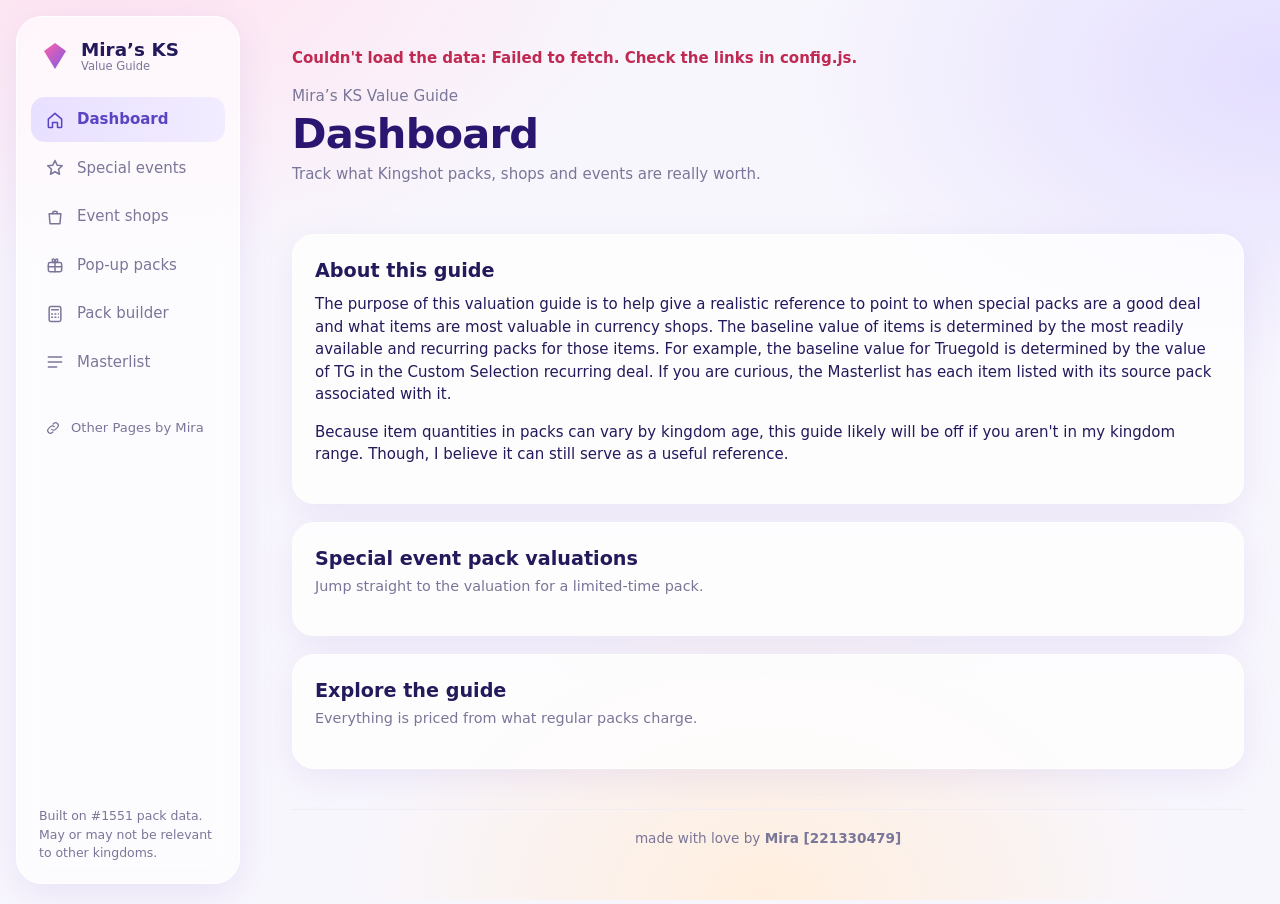
<file: index.html>
<!doctype html><html lang="en"><head><meta charset="utf-8"><meta name="viewport" content="width=device-width,initial-scale=1">
<title>Dashboard - Mira’s KS Value Guide</title><link rel="stylesheet" href="style.css"></head>
<body><main>
<div class="card"><div class="card-head" style="margin-bottom:8px"><div><h2>About this guide</h2></div></div><p style="margin:0">The purpose of this valuation guide is to help give a realistic reference to point to when special packs are a good deal and what items are most valuable in currency shops. The baseline value of items is determined by the most readily available and recurring packs for those items. For example, the baseline value for Truegold is determined by the value of TG in the Custom Selection recurring deal. If you are curious, the Masterlist has each item listed with its source pack associated with it.</p><p>Because item quantities in packs can vary by kingdom age, this guide likely will be off if you aren't in my kingdom range. Though, I believe it can still serve as a useful reference.</p></div>
<div class="card"><div class="card-head"><div><h2>Special event pack valuations</h2><p>Jump straight to the valuation for a limited-time pack.</p></div></div><div class="big-links" id="featured"></div></div>
<div class="card"><div class="card-head"><div><h2>Explore the guide</h2><p>Everything is priced from what regular packs charge.</p></div></div><div class="big-links" id="explore"></div></div>
</main>
<script src="config.js"></script>
<script src="app.js"></script>
<script>
header("index.html");
Promise.all([unitValues(), get("shops"), get("popups"), get("featured").catch(() => ({ featured: [] })), get("events").catch(() => ({ events: [] }))])
.then(([m, { shops }, { popups }, { featured }, { events: meta }]) => {
  const packs = scorePacks(m, popups).filter(p => !p.event);
  stats([
    ["Items valued", Object.keys(m).length, "list", ""],
    ["Event shops", shops.filter(s => !s.event).length, "bag", "pink"],
    ["Pop-up packs", packs.length, "gift", "peach"],
    ["Best pop-up ratio", packs.length ? Math.max(...packs.map(r => r.ratio)).toFixed(2) + "x" : "none yet", "bars", ""]
  ]);
  const feats = featured.map((f, i) => {
    let ev = (f.event || "").trim();
    if (!ev) { try { ev = new URL(f.url || "", location.href).searchParams.get("e") || ""; } catch (e) {} }
    const md = ev && meta.find(x => x.event.trim().toLowerCase() === ev.toLowerCase());
    return { ...f, i, st: md ? eventStatus(md) : null };
  }).sort((a, b) => stateRank[a.st ? a.st.state : "active"] - stateRank[b.st ? b.st.state : "active"] || a.i - b.i);
  document.getElementById("featured").innerHTML = feats.length
    ? feats.map(f => {
        const s = f.st ? f.st.state : "active";
        return bigLink(f.url || "popups.html", "gift", f.title, f.description, f.st ? f.st.label : f.badge, s === "past" ? "past" : "", s === "past" ? "grey" : s === "upcoming" ? "" : f.st ? "green" : "amber");
      }).join("")
    : `<p class="dim">No featured packs yet. Add a row to the featured tab of your sheet.</p>`;
  document.getElementById("explore").innerHTML = [
    ["event.html", "star", "Special events", "Holiday events with their currency shop and packs."],
    ["shops.html", "bag", "Event shops", "What each shop token is worth."],
    ["popups.html", "gift", "Pop-up packs", "Every special pack versus regular prices."],
    ["build.html", "calc", "Pack builder", "Check any pack by typing in its items and price."],
    ["masterlist.html", "list", "Masterlist", "The dollar value of every upgrade item."]
  ].map(l => bigLink(...l)).join("");
});
</script></body></html>
</file>
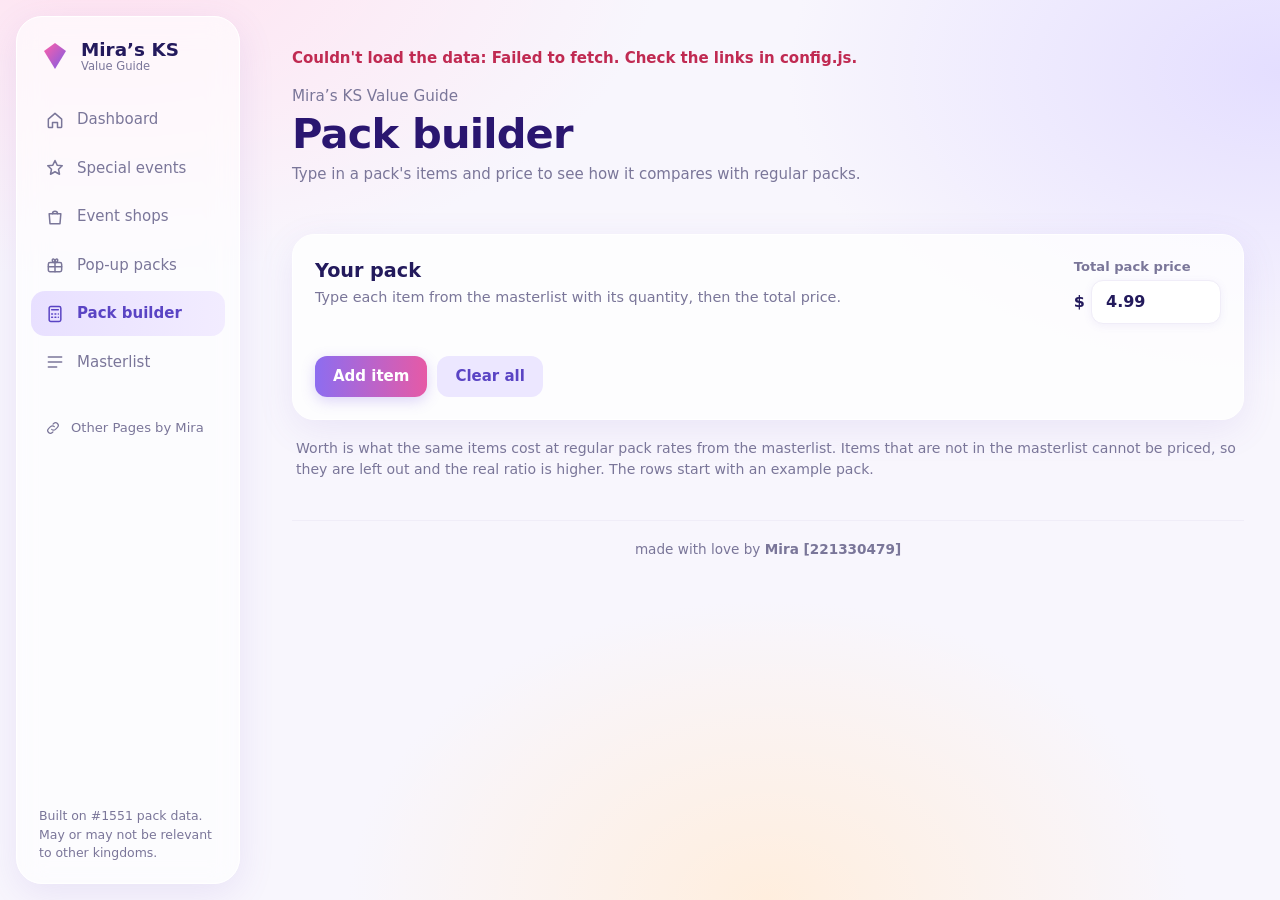
<file: build.html>
<!doctype html><html lang="en"><head><meta charset="utf-8"><meta name="viewport" content="width=device-width,initial-scale=1">
<title>Pack builder - Mira’s KS Value Guide</title><link rel="stylesheet" href="style.css"></head>
<body><main>
<div class="card" id="builder">
  <div class="card-head"><div><h2>Your pack</h2><p>Type each item from the masterlist with its quantity, then the total price.</p></div>
    <label class="price-field" for="price"><span>Total pack price</span><span class="money"><span aria-hidden="true">$</span><input id="price" type="number" min="0" step="0.01" inputmode="decimal" value="4.99"></span></label></div>
  <datalist id="items"></datalist>
  <div id="rows" class="brows"></div>
  <div class="b-actions"><button type="button" class="btn" id="add">Add item</button><button type="button" class="btn ghost" id="clear">Clear all</button></div>
</div>
<div id="result"></div>
<p class="note">Worth is what the same items cost at regular pack rates from the masterlist. Items that are not in the masterlist cannot be priced, so they are left out and the real ratio is higher. The rows start with an example pack.</p>
</main>
<script src="config.js"></script>
<script src="app.js"></script>
<script>
header("build.html");
unitValues().then(m => {
  const lower = new Map(Object.keys(m).map(k => [k.toLowerCase(), k]));
  document.getElementById("items").innerHTML = Object.keys(m).sort().map(k => `<option value="${esc(k)}"></option>`).join("");
  const rowsEl = document.getElementById("rows"), priceEl = document.getElementById("price");

  function addRow(item = "", qty = "") {
    const d = document.createElement("div");
    d.className = "brow";
    d.innerHTML = `<input class="b-item" list="items" placeholder="Item name" aria-label="Item" autocomplete="off" value="${esc(item)}">` +
      `<input class="b-qty" type="number" min="0" step="any" inputmode="decimal" placeholder="Qty" aria-label="Quantity" value="${esc(qty)}">` +
      `<span class="b-worth"></span><button type="button" class="b-del" aria-label="Remove this item">×</button>`;
    rowsEl.appendChild(d);
    return d;
  }

  function calc() {
    const lines = []; const unknown = [];
    rowsEl.querySelectorAll(".brow").forEach(r => {
      const name = r.querySelector(".b-item").value.trim();
      const qty = num(r.querySelector(".b-qty").value);
      const key = lower.get(name.toLowerCase());
      const w = r.querySelector(".b-worth");
      if (!name || !(qty >= 0)) { w.innerHTML = ""; return; }
      const u = key ? m[key].unit : null;
      if (!key) unknown.push(name);
      lines.push({ item: key || name, qty, unit: u, worth: u == null ? null : u * qty });
      w.innerHTML = u == null ? '<span class="pill amber">not in masterlist</span>' : `<span class="strong">${fmt(u * qty, 2)}</span>`;
    });
    const worth = lines.reduce((a, l) => a + (l.worth || 0), 0);
    const price = num(priceEl.value);
    const res = document.getElementById("result");
    if (!lines.length || !(price > 0)) {
      stats([["Pack price", price > 0 ? fmt(price, 2) : "-", "gift", ""], ["Worth at baseline", fmt(worth, 2), "gem", "pink"], ["Ratio", "-", "bars", "peach"], ["Verdict", "-", "star", ""]]);
      res.innerHTML = `<div class="card"><p class="dim">Enter a total price and at least one item with a quantity to see how the pack compares.</p></div>`;
      return;
    }
    const r = { lines, worth, price, ratio: worth / price, limit: "", missing: unknown };
    const [vt, vc] = verdict(r);
    stats([["Pack price", fmt(price, 2), "gift", ""], ["Worth at baseline", fmt(worth, 2), "gem", "pink"], ["Ratio", r.ratio.toFixed(2) + "x", "bars", "peach"], ["Verdict", vt, "star", ""]]);
    const pct = Math.round(Math.abs(r.ratio - 1) * 100);
    const line = r.ratio >= 1
      ? `You get about <strong>${pct}% more</strong> than regular packs would give you for this price.`
      : `You get about <strong>${pct}% less</strong> than regular packs would give you for this price.`;
    res.innerHTML = `<div class="card"><div class="card-head"><div><h2>How it compares <span class="pill ${vc}">${vt}</span></h2><p>${line} A fair price for these items is ${fmt(worth, 2)}.</p></div></div>${packDetail(r)}</div>`;
  }

  addRow("Gems", "10000"); addRow("Truegold", "60"); addRow();
  calc();
  document.getElementById("builder").addEventListener("input", calc);
  document.getElementById("add").addEventListener("click", () => { addRow().querySelector(".b-item").focus(); });
  document.getElementById("clear").addEventListener("click", () => { rowsEl.innerHTML = ""; addRow(); priceEl.value = ""; calc(); rowsEl.querySelector(".b-item").focus(); });
  rowsEl.addEventListener("click", e => {
    const b = e.target.closest(".b-del"); if (!b) return;
    b.parentElement.remove(); if (!rowsEl.children.length) addRow(); calc();
  });
});
</script></body></html>
</file>
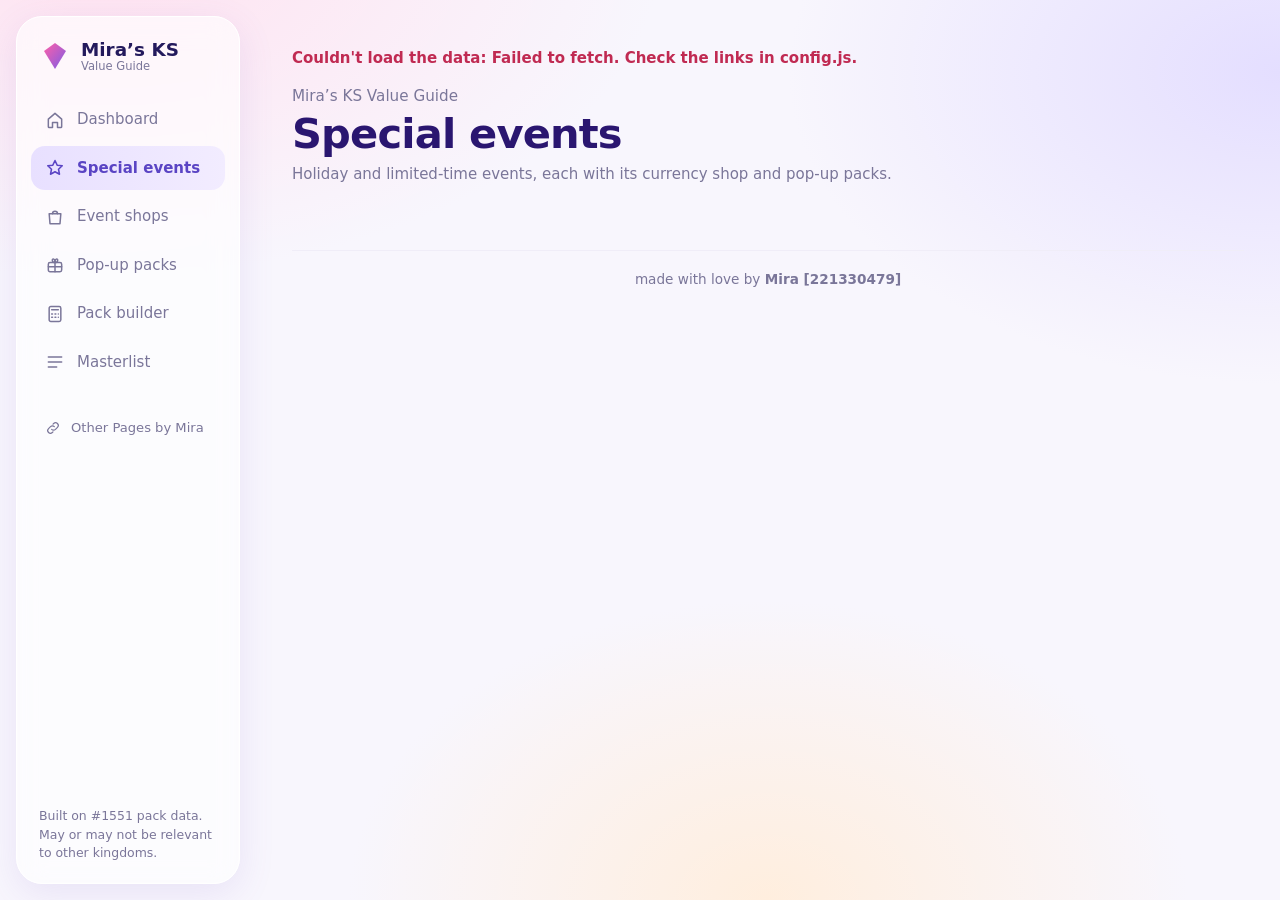
<file: event.html>
<!doctype html><html lang="en"><head><meta charset="utf-8"><meta name="viewport" content="width=device-width,initial-scale=1">
<title>Special events - Mira’s KS Value Guide</title><link rel="stylesheet" href="style.css"></head>
<body><main><div id="body"></div></main>
<script src="config.js"></script>
<script src="app.js"></script>
<script>
header("event.html");
Promise.all([unitValues(), get("shops"), get("popups"), get("events").catch(() => ({ events: [] }))]).then(([m, { shops }, { popups }, { events: meta }]) => {
  const packs = scorePacks(m, popups);
  const events = new Map();
  const slot = n => {
    const k = n.trim().toLowerCase();
    if (!events.has(k)) events.set(k, { name: n.trim(), shops: [], packs: [] });
    return events.get(k);
  };
  shops.filter(s => s.event).forEach(s => slot(s.event).shops.push(s));
  packs.filter(p => p.event).forEach(p => slot(p.event).packs.push(p));
  const want = new URLSearchParams(location.search).get("e");
  const body = document.getElementById("body");
  const plural = (n, w) => n + " " + w + (n === 1 ? "" : "s");

  if (!want) {
    const list = [...events.values()].map((e, i) => {
      const md = meta.find(x => x.event.trim().toLowerCase() === e.name.toLowerCase());
      return { ...e, i, st: eventStatus(md) };
    }).sort((a, b) => stateRank[a.st.state] - stateRank[b.st.state]
      || (a.st.state === "past" ? b.st.end - a.st.end : a.st.state === "active" && a.st.end && b.st.end ? a.st.end - b.st.end : a.i - b.i));
    const nowCount = list.filter(e => e.st.state !== "past").length;
    stats([
      ["Active or upcoming", nowCount, "star", ""],
      ["Past events", list.length - nowCount, "list", ""],
      ["Currency shops in events", list.reduce((a, e) => a + e.shops.length, 0), "bag", "pink"],
      ["Pop-up packs in events", list.reduce((a, e) => a + e.packs.length, 0), "gift", "peach"]
    ]);
    body.innerHTML = `<div class="card"><div class="card-head"><div><h2>Choose an event</h2><p>Holiday and limited-time events, each with its currency shop and pop-up packs on one page.</p></div></div>` +
      (list.length
        ? `<div class="big-links">${list.map(e => bigLink("event.html?e=" + encodeURIComponent(e.name), "star", e.name, plural(e.shops.length, "currency shop") + ", " + plural(e.packs.length, "pop-up pack"), e.st.state === "active" && !e.st.end ? "" : e.st.label, e.st.state === "past" ? "past" : "", e.st.state === "past" ? "grey" : e.st.state === "upcoming" ? "" : "green")).join("")}</div>`
        : `<p class="dim">No events yet. Type a holiday event name, such as Halloween, in the event column of its pop-up packs and currency shop rows in your sheet and it will show up here.</p>`) + `</div>`;
    return;
  }

  const ev = events.get(want.trim().toLowerCase());
  const md = ev && meta.find(x => x.event.trim().toLowerCase() === ev.name.toLowerCase());
  const st = eventStatus(md);
  if (!ev) {
    stats([]);
    body.innerHTML = `<div class="card"><p>That event was not found. <a href="event.html">See all special events</a>.</p></div>`;
    return;
  }
  document.title = ev.name + " - Mira’s KS Value Guide";
  document.querySelector("h1").textContent = ev.name;
  document.querySelector(".eyebrow").innerHTML = `<a href="event.html">Special events</a> / ${esc(ev.name)}`;
  document.querySelector(".sub").innerHTML = `Currency shop and pop-up packs for this event, valued at regular pack prices. <span class="pill ${st.state === "past" ? "grey" : st.state === "upcoming" ? "amber" : "green"}">${st.label}</span>`;
  const views = ev.shops.map(s => shopView(m, s));
  stats([
    ["Pop-up packs", ev.packs.length, "gift", ""],
    ["Best pack ratio", ev.packs.length ? Math.max(...ev.packs.map(p => p.ratio)).toFixed(2) + "x" : "none yet", "bars", "pink"],
    ["Currency shops", views.length, "bag", "peach"],
    ["Best currency value", views.length ? fmt(Math.max(...views.map(v => v.best)), 6) : "none yet", "gem", ""]
  ]);
  body.innerHTML = `<div id="packs"></div><h2 class="section-label">Currency shop</h2><div id="shops"></div>
    <p class="note">Pack worth is what the same contents cost at regular pack rates. Currency value is the best $ per token in each shop.</p>`;
  if (ev.packs.length)
    render(document.getElementById("packs"), packCols, ev.packs, false, ["Pop-up packs", "Click a pack to see what is inside."], ["ratio", -1], packDetail);
  else document.getElementById("packs").innerHTML = `<div class="card"><h2>Pop-up packs</h2><p class="dim">No pop-up packs for this event yet.</p></div>`;
  const shopsEl = document.getElementById("shops");
  if (!views.length) shopsEl.innerHTML = `<div class="card"><p class="dim">No currency shop for this event yet.</p></div>`;
  views.forEach(v => {
    const sec = document.createElement("details");
    sec.className = "card"; sec.open = true;
    sec.innerHTML = `<summary class="shop-summary"><h2>${esc(v.name)}</h2></summary><div class="shop-table"></div>`;
    shopsEl.appendChild(sec);
    render(sec.querySelector(".shop-table"), shopCols, v.rows, false);
  });
});
</script></body></html>
</file>
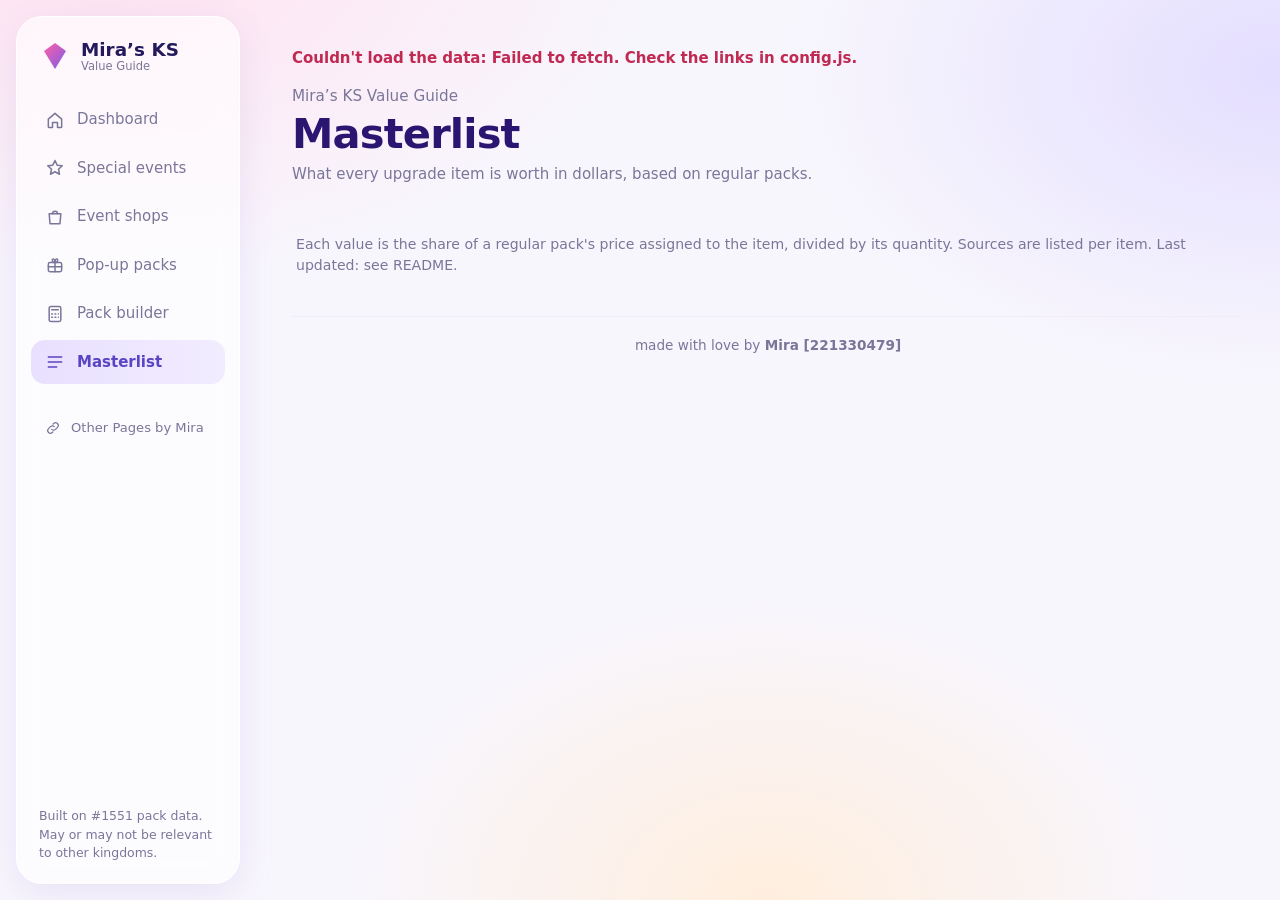
<file: masterlist.html>
<!doctype html><html lang="en"><head><meta charset="utf-8"><meta name="viewport" content="width=device-width,initial-scale=1">
<title>Masterlist - Mira’s KS Value Guide</title><link rel="stylesheet" href="style.css"></head>
<body><main><div id="t"></div>
<p class="note">Each value is the share of a regular pack's price assigned to the item, divided by its quantity. Sources are listed per item. Last updated: see README.</p></main>
<script src="config.js"></script>
<script src="app.js"></script>
<script>
header("masterlist.html");
unitValues().then(m => {
  const rows = Object.entries(m).map(([item, v]) => ({ item, unit: v.unit, source: v.source }));
  stats([
    ["Items valued", rows.length, "list", ""],
    ["Source packs", new Set(rows.map(r => r.source)).size, "gift", "pink"],
    ...(m.Gems ? [["Value of 1,000 gems", fmt(m.Gems.unit * 1000, 2), "gem", "peach"]] : [])
  ]);
  render(document.getElementById("t"), [
    { key: "item", label: "Item", text: r => r.item },
    { key: "source", label: "Source", text: r => `<span class="pill ${hue(r.source)}">${r.source}</span>` },
    { key: "unit", label: "Baseline", text: r => `<span class="strong">${fmt(r.unit)}</span>` }
  ], rows, true, ["Item values", "Based on what regular packs charge for each item"]);
});
</script></body></html>
</file>
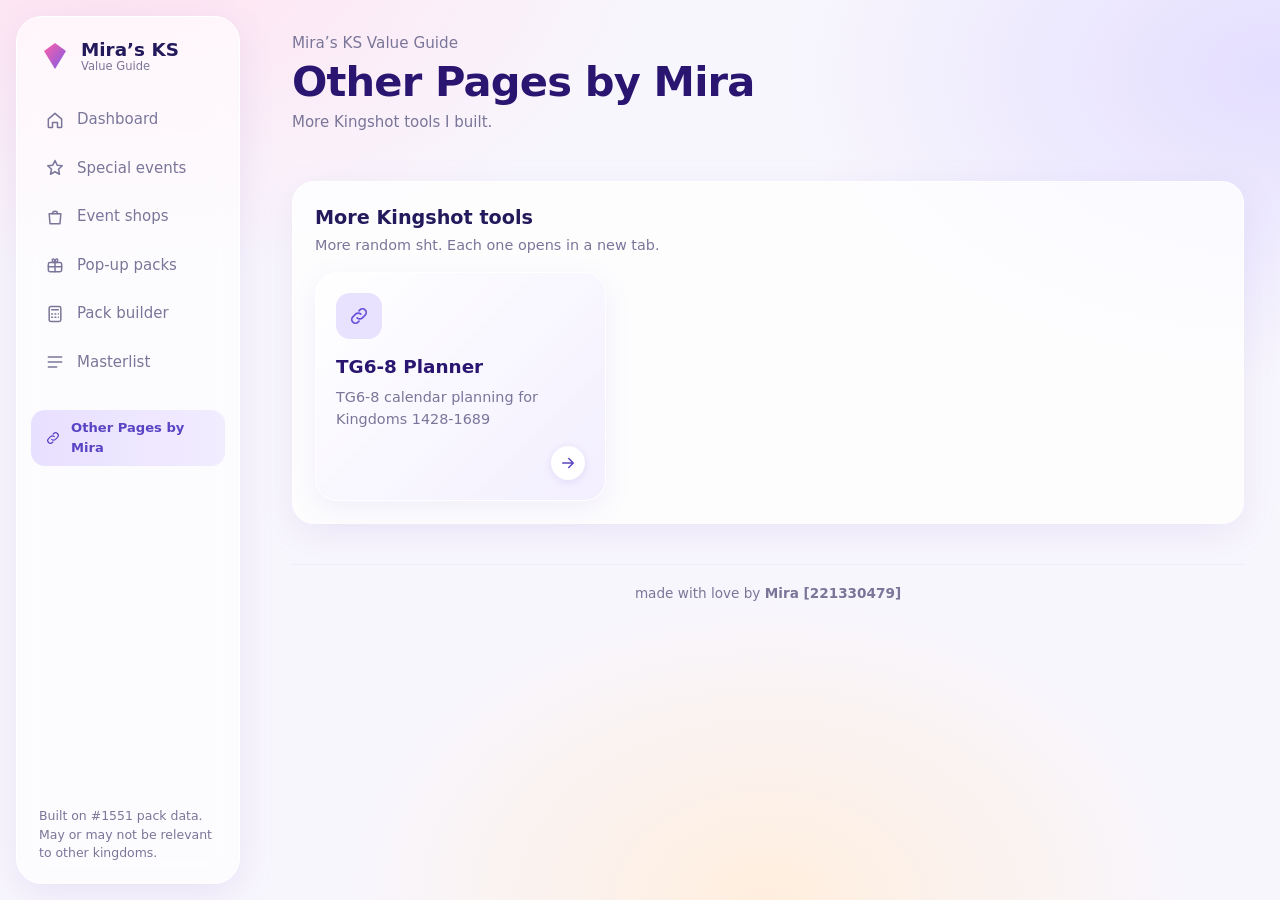
<file: others.html>
<!doctype html><html lang="en"><head><meta charset="utf-8"><meta name="viewport" content="width=device-width,initial-scale=1">
<title>Other Pages by Mira - Mira’s KS Value Guide</title><link rel="stylesheet" href="style.css"></head>
<body><main>
<div class="card"><div class="card-head"><div><h2>More Kingshot tools</h2><p>More random sht. Each one opens in a new tab.</p></div></div><div class="big-links" id="links"></div></div>
</main>
<script src="config.js"></script>
<script src="app.js"></script>
<script>
header("others.html");
// To add a page, add a line: [link, title, subtitle]
const pages = [
  ["https://mirakingshot.github.io/tgcalendar/", "TG6-8 Planner", "TG6-8 calendar planning for Kingdoms 1428-1689"]
];
document.getElementById("links").innerHTML = pages.map(([url, title, sub]) => bigLink(url, "link", title, sub)).join("");
</script></body></html>
</file>
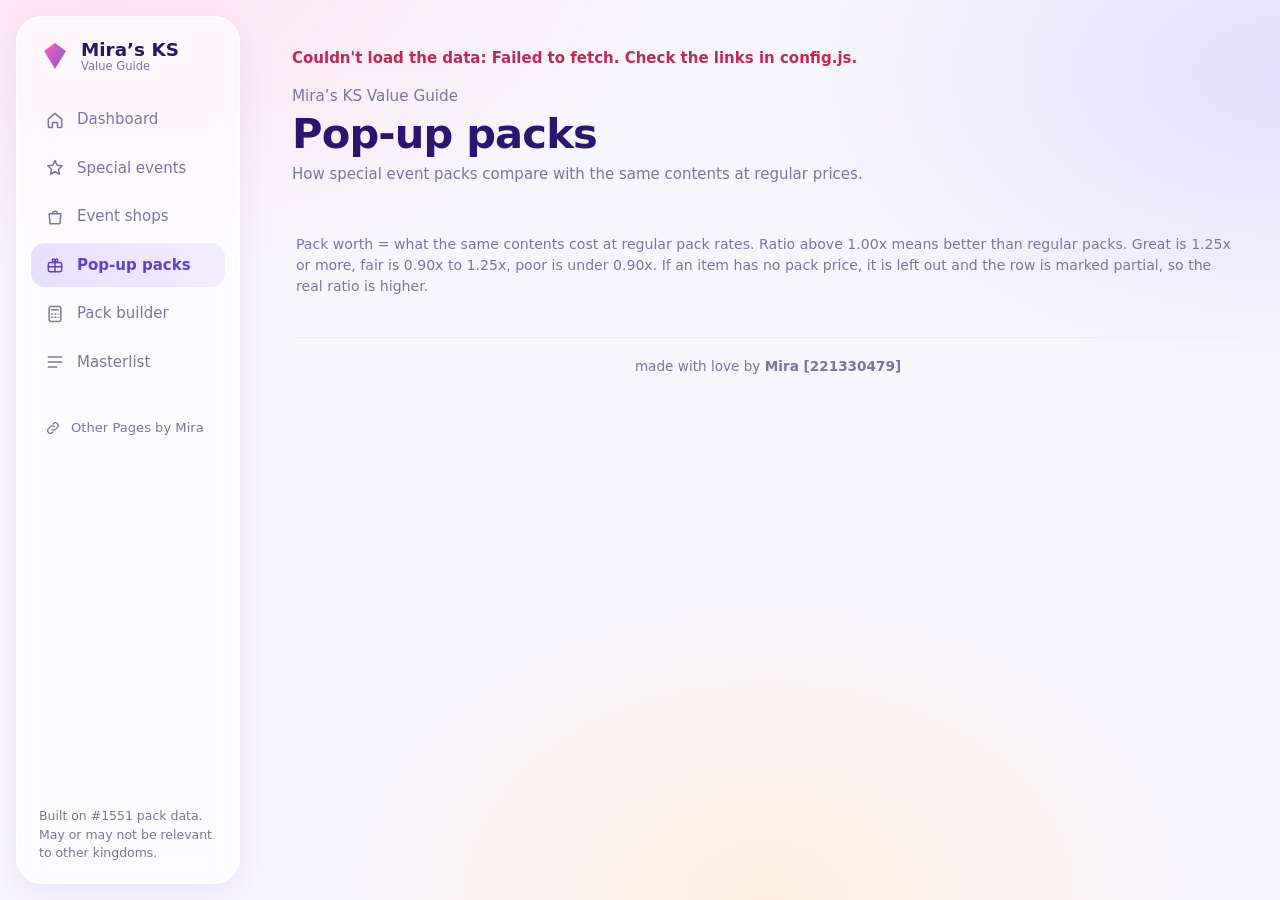
<file: popups.html>
<!doctype html><html lang="en"><head><meta charset="utf-8"><meta name="viewport" content="width=device-width,initial-scale=1">
<title>Pop-up packs - Mira’s KS Value Guide</title><link rel="stylesheet" href="style.css"></head>
<body><main><div id="t"></div>
<p class="note">Pack worth = what the same contents cost at regular pack rates. Ratio above 1.00x means better than regular packs. Great is 1.25x or more, fair is 0.90x to 1.25x, poor is under 0.90x. If an item has no pack price, it is left out and the row is marked partial, so the real ratio is higher.</p></main>
<script src="config.js"></script>
<script src="app.js"></script>
<script>
header("popups.html");
Promise.all([unitValues(), get("popups")]).then(([m, { popups: all }]) => {
  const popups = all.filter(p => !p.event);
  const rows = scorePacks(m, popups);
  stats([
    ["Packs tracked", rows.length, "gift", ""],
    ["Best ratio", rows.length ? Math.max(...rows.map(r => r.ratio)).toFixed(2) + "x" : "none yet", "bars", "pink"],
    ["Great deals", rows.filter(r => r.ratio >= 1.25).length, "gem", "peach"]
  ]);
  if (!rows.length) {
    document.getElementById("t").innerHTML = `<div class="card"><h2>Pop-up packs</h2><p class="dim">No general pop-up packs yet. Packs that belong to a holiday event are on their <a href="event.html">Special events</a> page.</p></div>`;
    return;
  }
  render(document.getElementById("t"), packCols, rows, false, ["Pop-up packs", "Compared with the same contents at regular pack prices. Click a pack to see what is inside."], undefined, packDetail);
});
</script></body></html>
</file>
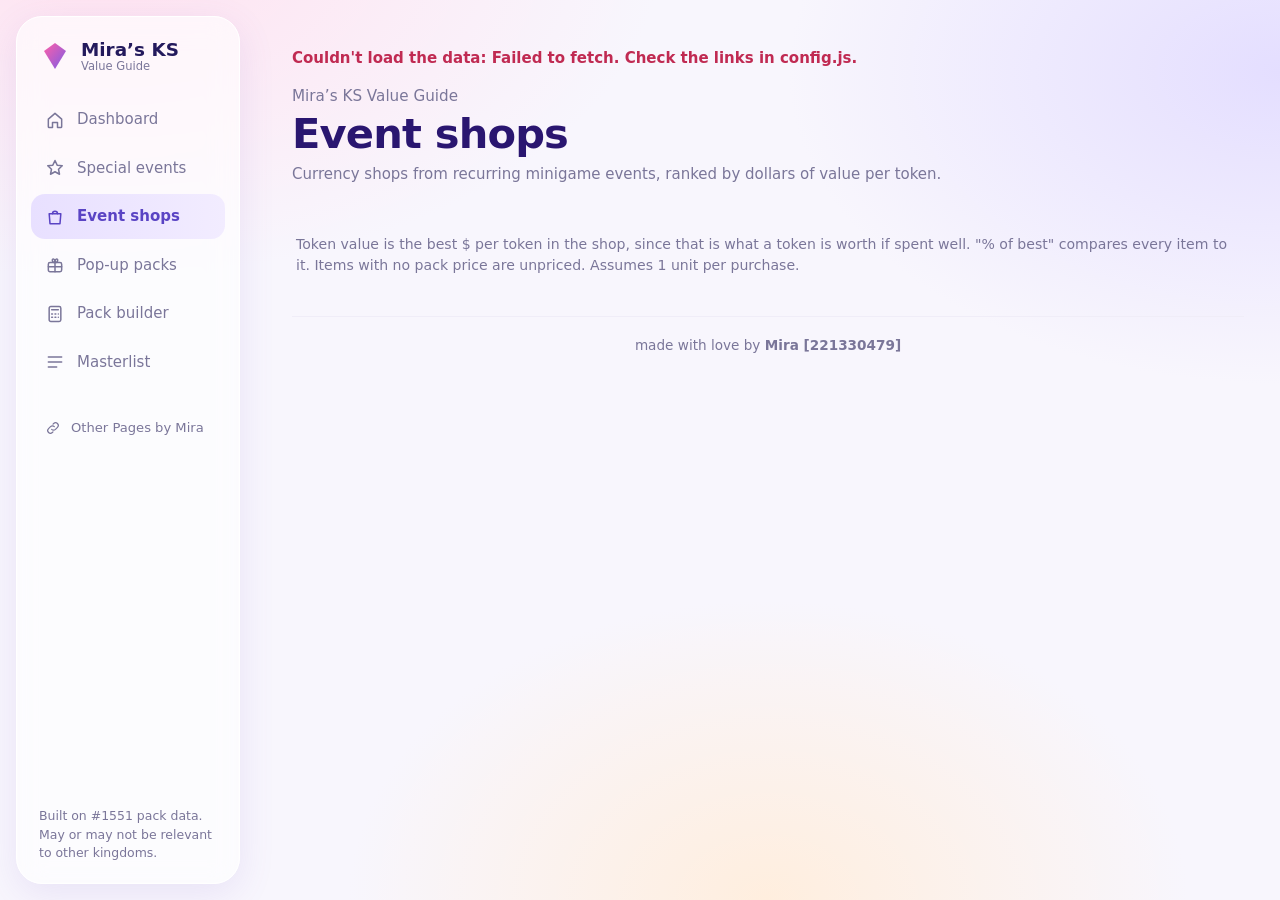
<file: shops.html>
<!doctype html><html lang="en"><head><meta charset="utf-8"><meta name="viewport" content="width=device-width,initial-scale=1">
<title>Event shops - Mira’s KS Value Guide</title><link rel="stylesheet" href="style.css"></head>
<body><main><div id="shops"></div>
<p class="note">Token value is the best $ per token in the shop, since that is what a token is worth if spent well. "% of best" compares every item to it. Items with no pack price are unpriced. Assumes 1 unit per purchase.</p></main>
<script src="config.js"></script>
<script src="app.js"></script>
<script>
header("shops.html");
Promise.all([unitValues(), get("shops")]).then(([m, { shops: all }]) => {
  const shops = all.filter(s => !s.event);
  const root = document.getElementById("shops");
  let bestAll = 0, unpriced = 0;
  const ids = [];
  shops.forEach((s, i) => {
    const slug = s.name.toLowerCase().replace(/[^a-z0-9]+/g, "-").replace(/^-|-$/g, "");
    const id = slug && !ids.includes(slug) ? slug : "shop-" + i;
    ids.push(id);
    const v = shopView(m, s);
    bestAll = Math.max(bestAll, v.best);
    unpriced += v.unpriced;

    const sec = document.createElement("details");
    sec.className = "card";
    sec.id = id;
    sec.innerHTML = `
      <summary class="shop-summary"><h2>${esc(s.name)}</h2></summary>
      <div class="shop-table"></div>
    `;
    root.appendChild(sec);

    render(sec.querySelector(".shop-table"), shopCols, v.rows, false);
  });
  const bar = document.createElement("div");
  bar.className = "pillbar"; bar.setAttribute("role", "navigation"); bar.setAttribute("aria-label", "Jump to a shop");
  bar.innerHTML = `<span class="chip-label">Jump to</span>` + shops.map((s, i) => `<a class="chip" href="#${ids[i]}">${esc(s.name)}</a>`).join("");
  document.getElementById("stats").before(bar);
  const go = id => {
    const d = document.getElementById(id);
    if (!d) return;
    d.open = true;
    bar.querySelectorAll(".chip").forEach(c => c.getAttribute("href") === "#" + id ? c.setAttribute("aria-current", "true") : c.removeAttribute("aria-current"));
    d.scrollIntoView({ behavior: matchMedia("(prefers-reduced-motion: reduce)").matches ? "auto" : "smooth", block: "start" });
  };
  bar.addEventListener("click", e => {
    const a = e.target.closest(".chip");
    if (!a) return;
    e.preventDefault();
    const id = a.getAttribute("href").slice(1);
    history.replaceState(null, "", "#" + id);
    go(id);
  });
  if (location.hash) go(decodeURIComponent(location.hash.slice(1)));
  stats([
    ["Shops tracked", shops.length, "bag", ""],
    ["Best value per token", fmt(bestAll, 6), "bars", "pink"],
    ["Unpriced items", unpriced, "list", "peach"]
  ]);
});
</script></body></html>
</file>
<file: style.css>
:root{--ink:#231a5c;--title:#2a1670;--mute:#7a7699;--line:#f0edf8;--head:#f4f1fb;--hover:#faf8ff;--violet:#7c5ce6;--lav-bg:#ece7ff;--lav-ink:#5a44c4;--green-bg:#dbf4e5;--green-ink:#1f7a4d;--amber-bg:#ffe9d9;--amber-ink:#b4571f;--rose-bg:#ffe0e7;--rose-ink:#c02a52;color-scheme:light}
*{box-sizing:border-box}
body{margin:0;min-height:100vh;color:var(--ink);font:15px/1.5 system-ui,-apple-system,"Segoe UI",Roboto,sans-serif;background:radial-gradient(900px 520px at 8% -5%,#ffe2f0,transparent 62%),radial-gradient(820px 520px at 100% 8%,#e4deff,transparent 60%),radial-gradient(700px 500px at 60% 100%,#ffeede,transparent 60%),#f8f6fd;background-attachment:fixed}
.side{position:fixed;inset:16px auto 16px 16px;width:224px;display:flex;flex-direction:column;padding:22px 14px 18px;background:rgba(255,255,255,.62);backdrop-filter:blur(14px);border:1px solid #fff;border-radius:26px;box-shadow:0 10px 36px rgba(120,90,200,.12)}
.brand{display:flex;align-items:center;gap:10px;padding:0 8px 24px;font-weight:800;font-size:1.15rem;line-height:1.15}
.brand small{display:block;font-weight:500;font-size:.72rem;color:var(--mute)}
.logo{width:32px;height:32px;flex:none}
nav{display:flex;flex-direction:column;gap:4px}
nav a{display:flex;align-items:center;gap:12px;padding:11px 14px;border-radius:14px;color:var(--mute);text-decoration:none;font-weight:500}
nav a svg{width:20px;height:20px;flex:none;fill:none;stroke:currentColor;stroke-width:1.8;stroke-linecap:round;stroke-linejoin:round}
nav a.aside{margin-top:22px;padding:8px 14px;font-size:.82rem;gap:10px}
nav a.aside svg{width:16px;height:16px}
nav a:hover{background:rgba(124,92,230,.07)}
nav a[aria-current]{background:linear-gradient(90deg,#e8e0ff,#f2ecff);color:var(--lav-ink);font-weight:700}
nav a:focus-visible,input:focus-visible,th button:focus-visible,.shop-summary:focus-visible{outline:2px solid var(--violet);outline-offset:3px}
.tagline{margin:auto 8px 2px;font-size:.78rem;color:var(--mute)}
main{margin-left:256px;padding:32px 36px 56px;max-width:1220px}
.eyebrow{margin:0;color:var(--mute);font-size:.95rem}
h1{font-size:2.6rem;font-weight:800;letter-spacing:-.02em;line-height:1.1;margin:4px 0 6px;color:var(--title)}
.sub{color:var(--mute);margin:0}
.stats{display:grid;grid-template-columns:repeat(auto-fit,minmax(210px,1fr));gap:16px;margin:24px 0}
.stat{display:flex;align-items:center;gap:12px;padding:16px 14px;border-radius:20px;border:1px solid #fff;box-shadow:0 8px 28px rgba(120,90,200,.09);background:linear-gradient(135deg,rgba(255,255,255,.9),var(--tint,#f3efff))}
.stat.pink{--tint:#ffeaf4}.stat.peach{--tint:#fff1e6}
.tile{width:46px;height:46px;border-radius:14px;display:grid;place-items:center;background:#e8e2ff;color:#6a52d9;flex:none}
.stat.pink .tile{background:#ffdcec;color:#e0407f}.stat.peach .tile{background:#ffe6d2;color:#d9722b}
.tile svg{width:22px;height:22px;fill:none;stroke:currentColor;stroke-width:1.9;stroke-linecap:round;stroke-linejoin:round}
.stat p{margin:0;color:var(--mute);font-size:.85rem}
.stat>div{min-width:0}
.stat strong{overflow-wrap:anywhere;font-size:1.45rem;font-weight:800;line-height:1.2;color:var(--title)}
section{margin-bottom:24px}
.card{background:rgba(255,255,255,.78);border:1px solid #fff;border-radius:22px;box-shadow:0 10px 36px rgba(120,90,200,.10);padding:22px;margin-bottom:18px}
.card-head{display:flex;justify-content:space-between;align-items:flex-start;gap:12px;flex-wrap:wrap;margin-bottom:16px}
.card-head h2{font-size:1.2rem;font-weight:700;margin:0}
.card-head p{margin:2px 0 0;color:var(--mute);font-size:.9rem}
.shop-summary{display:flex;align-items:center;gap:10px;cursor:pointer;list-style:none}
.shop-summary::-webkit-details-marker{display:none}
.shop-summary::before{content:"+";display:inline-grid;place-items:center;width:24px;height:24px;border-radius:50%;background:linear-gradient(135deg,#ece7ff,#ffe3f0);color:var(--lav-ink);font-weight:700}
details[open]>.shop-summary{margin-bottom:16px}
details[open]>.shop-summary::before{content:"\2212"}
.shop-summary h2{font-size:1.2rem;font-weight:700;margin:0}
input{width:240px;max-width:100%;padding:9px 14px;border:1px solid var(--line);border-radius:12px;background:#fff;color:var(--ink);font:inherit;box-shadow:0 2px 8px rgba(120,90,200,.08)}
.wrap{overflow-x:auto}
table{border-collapse:separate;border-spacing:0;width:100%;font-variant-numeric:tabular-nums}
th,td{padding:14px 16px;text-align:left;white-space:nowrap;border-bottom:1px solid var(--line)}
td:first-child{white-space:normal;font-weight:600}
thead th{background:var(--head);border-bottom:0;padding:10px 16px}
thead th:first-child{border-radius:12px 0 0 12px}
thead th:last-child{border-radius:0 12px 12px 0}
th button{all:unset;cursor:pointer;display:inline-flex;align-items:center;gap:6px;font-weight:600;font-size:.85rem;color:var(--mute)}
.arrow{font-size:.75rem;opacity:.5}
th button.on{color:var(--ink)}th button.on .arrow{opacity:1;color:var(--violet)}
th button:hover{color:var(--ink)}
tbody tr:hover td{background:var(--hover)}
tbody tr:last-child td{border-bottom:0}
tr.exp{cursor:pointer}
.chev{all:unset;box-sizing:border-box;width:22px;height:22px;border-radius:50%;display:inline-grid;place-items:center;vertical-align:middle;margin-right:10px;cursor:pointer;background:linear-gradient(135deg,#ece7ff,#ffe3f0);color:var(--lav-ink)}
.chev::before{content:"";width:6px;height:6px;border-right:2px solid currentColor;border-bottom:2px solid currentColor;transform:rotate(-45deg);transition:transform .15s}
.chev[aria-expanded=true]::before{transform:rotate(45deg)}
.chev:focus-visible{outline:2px solid var(--violet);outline-offset:2px}
tbody tr.detail:hover>td{background:none}
.detail>td{padding:0 16px 14px;white-space:normal;font-weight:400}
.breakdown{background:#faf8ff;border:1px solid var(--line);border-radius:16px;padding:14px 16px;overflow-x:auto}
.breakdown p{margin:0 0 8px;font-size:.88rem}
.breakdown table{font-size:.9rem}
.breakdown th,.breakdown td{padding:8px 12px}
.breakdown thead th{background:none;border-bottom:1px solid var(--line);font-size:.8rem;color:var(--mute);padding:6px 12px}
.breakdown thead th:first-child,.breakdown thead th:last-child{border-radius:0}
.breakdown tfoot td{font-weight:700;border-bottom:0;border-top:1px solid var(--line)}
.breakdown tfoot tr+tr td{border-top:0}
.pos{color:var(--green-ink)}.neg{color:var(--rose-ink)}
@media(prefers-reduced-motion:reduce){.chev::before{transition:none}}
a.pill{text-decoration:none}
.shop-summary .pill{margin-left:4px}
.eyebrow a{color:var(--lav-ink);text-decoration:none;font-weight:600}
.eyebrow a:hover{text-decoration:underline}
.section-label{font-size:1.15rem;font-weight:700;margin:26px 4px 12px}
.price-field{display:flex;flex-direction:column;gap:4px;color:var(--mute);font-size:.82rem;font-weight:600}
.money{display:flex;align-items:center;gap:6px;color:var(--ink);font-size:1rem}
.money input{width:130px}
.brows{display:flex;flex-direction:column;gap:10px}
.brow{display:grid;grid-template-columns:minmax(0,2fr) minmax(0,1fr) minmax(90px,auto) 36px;gap:10px;align-items:center}
.brow input{width:100%}
.b-worth{white-space:nowrap}
.b-del{all:unset;box-sizing:border-box;width:32px;height:32px;border-radius:50%;display:grid;place-items:center;cursor:pointer;color:var(--mute);background:var(--head);font-size:1.2rem;line-height:1}
.b-del:hover{background:var(--rose-bg);color:var(--rose-ink)}
.b-del:focus-visible,.btn:focus-visible{outline:2px solid var(--violet);outline-offset:2px}
.b-actions{display:flex;gap:10px;margin-top:16px;flex-wrap:wrap}
.btn{all:unset;box-sizing:border-box;cursor:pointer;padding:9px 18px;border-radius:12px;font-weight:600;color:#fff;background:linear-gradient(90deg,#8d6df0,#e65aa6);box-shadow:0 4px 14px rgba(124,92,230,.25)}
.btn.ghost{color:var(--lav-ink);background:var(--lav-bg);box-shadow:none}
@media(max-width:560px){.brow{grid-template-columns:minmax(0,1fr) minmax(0,.6fr) 32px}.b-worth{grid-column:1/3;grid-row:2}.b-del{grid-row:1;grid-column:3}}
.strong{font-weight:700}.dim{color:var(--mute)}.bad{color:var(--rose-ink);font-weight:600}
.pill{display:inline-block;padding:3px 12px;border-radius:999px;font-size:.85rem;font-weight:500;background:var(--lav-bg);color:var(--lav-ink);white-space:normal}
.pill.c1{background:#e0ebff;color:#2f5bc9}.pill.c2{background:#ffe0ef;color:#c2377d}.pill.c3{background:#ffe9d9;color:#b4571f}.pill.c4{background:#d9f3ea;color:#1d7a5a}
.pill.green{background:var(--green-bg);color:var(--green-ink)}.pill.amber{background:var(--amber-bg);color:var(--amber-ink)}.pill.rose{background:var(--rose-bg);color:var(--rose-ink)}
.meter{display:inline-block;height:8px;background:linear-gradient(90deg,#ff7ab8,#7c5ce6);border-radius:99px;vertical-align:middle;margin-left:10px}
.tag{font-size:.75rem;background:var(--amber-bg);color:var(--amber-ink);border-radius:99px;padding:1px 8px;margin-left:6px}
.credits{margin-top:40px;padding-top:18px;border-top:1px solid var(--line);text-align:center;color:var(--mute);font-size:.85rem}
.credits a{color:inherit;text-decoration:none;font-weight:700}
.note a,.card p a{color:var(--lav-ink);font-weight:600}
.note{color:var(--mute);font-size:.88rem;margin:14px 4px 0}
.pillbar{display:flex;flex-wrap:wrap;align-items:center;gap:8px;max-height:210px;overflow-y:auto;padding:10px 12px;margin:22px 0 4px;border-radius:20px;background:rgba(255,255,255,.82);backdrop-filter:blur(10px);border:1px solid #fff;box-shadow:0 8px 28px rgba(120,90,200,.10)}
.chip-label{color:var(--mute);font-size:.85rem;font-weight:600;padding:0 6px}
.chip{padding:7px 16px;border-radius:999px;background:#fff;border:1px solid var(--line);color:var(--ink);font-size:.9rem;font-weight:600;text-decoration:none;box-shadow:0 2px 6px rgba(120,90,200,.08);transition:background .15s}
.chip:hover{background:var(--lav-bg)}
.chip[aria-current]{background:linear-gradient(90deg,#e8e0ff,#ffe3f0);color:var(--lav-ink);border-color:#fff}
.chip:focus-visible{outline:2px solid var(--violet);outline-offset:2px}
details.card{scroll-margin-top:20px}
.big-link.past{filter:grayscale(1);opacity:.6}
.big-link.past:hover,.big-link.past:focus-visible{opacity:.9}
.pill.grey{background:#ececf1;color:#6b6a7a}
.big-links{display:grid;grid-template-columns:repeat(auto-fill,minmax(250px,1fr));gap:16px}
.big-link{--tint:#f3efff;display:flex;flex-direction:column;gap:6px;padding:20px;border-radius:22px;text-decoration:none;color:var(--ink);border:1px solid #fff;background:linear-gradient(135deg,rgba(255,255,255,.95),var(--tint));box-shadow:0 8px 28px rgba(120,90,200,.09);transition:transform .15s,box-shadow .15s}
.big-link:nth-child(3n+2){--tint:#ffeaf4}.big-link:nth-child(3n){--tint:#fff1e6}
.big-link:hover{transform:translateY(-3px);box-shadow:0 14px 34px rgba(120,90,200,.16)}
.big-link:focus-visible{outline:2px solid var(--violet);outline-offset:3px}
.big-link .tile{margin-bottom:8px}
.big-link:nth-child(3n+2) .tile{background:#ffdcec;color:#e0407f}.big-link:nth-child(3n) .tile{background:#ffe6d2;color:#d9722b}
.big-link strong{font-size:1.15rem;font-weight:800;color:var(--title)}
.big-link .desc{color:var(--mute);font-size:.9rem;flex:1}
.go{display:flex;justify-content:space-between;align-items:center;margin-top:10px}
.go-arrow{width:34px;height:34px;border-radius:50%;display:grid;place-items:center;background:#fff;color:var(--lav-ink);box-shadow:0 2px 8px rgba(120,90,200,.15)}
.go-arrow svg{width:18px;height:18px;fill:none;stroke:currentColor;stroke-width:2;stroke-linecap:round;stroke-linejoin:round}
@media(prefers-reduced-motion:reduce){.big-link{transition:none}.big-link:hover{transform:none}}
@media(max-width:860px){
.side{position:static;width:auto;margin:12px;flex-direction:row;align-items:center;flex-wrap:wrap;gap:8px;padding:10px 12px;border-radius:20px}
.brand{padding:0 10px 0 4px}.tagline{display:none}
nav{flex-direction:row;flex-wrap:wrap;width:100%;gap:4px}nav a.aside{margin-top:0;font-size:.78rem}nav a{flex:1 1 auto;justify-content:center;padding:9px 8px;font-size:.82rem;white-space:nowrap}nav a svg{display:none}
main{margin:0;padding:8px 16px 40px}h1{font-size:2rem}}
</file>
